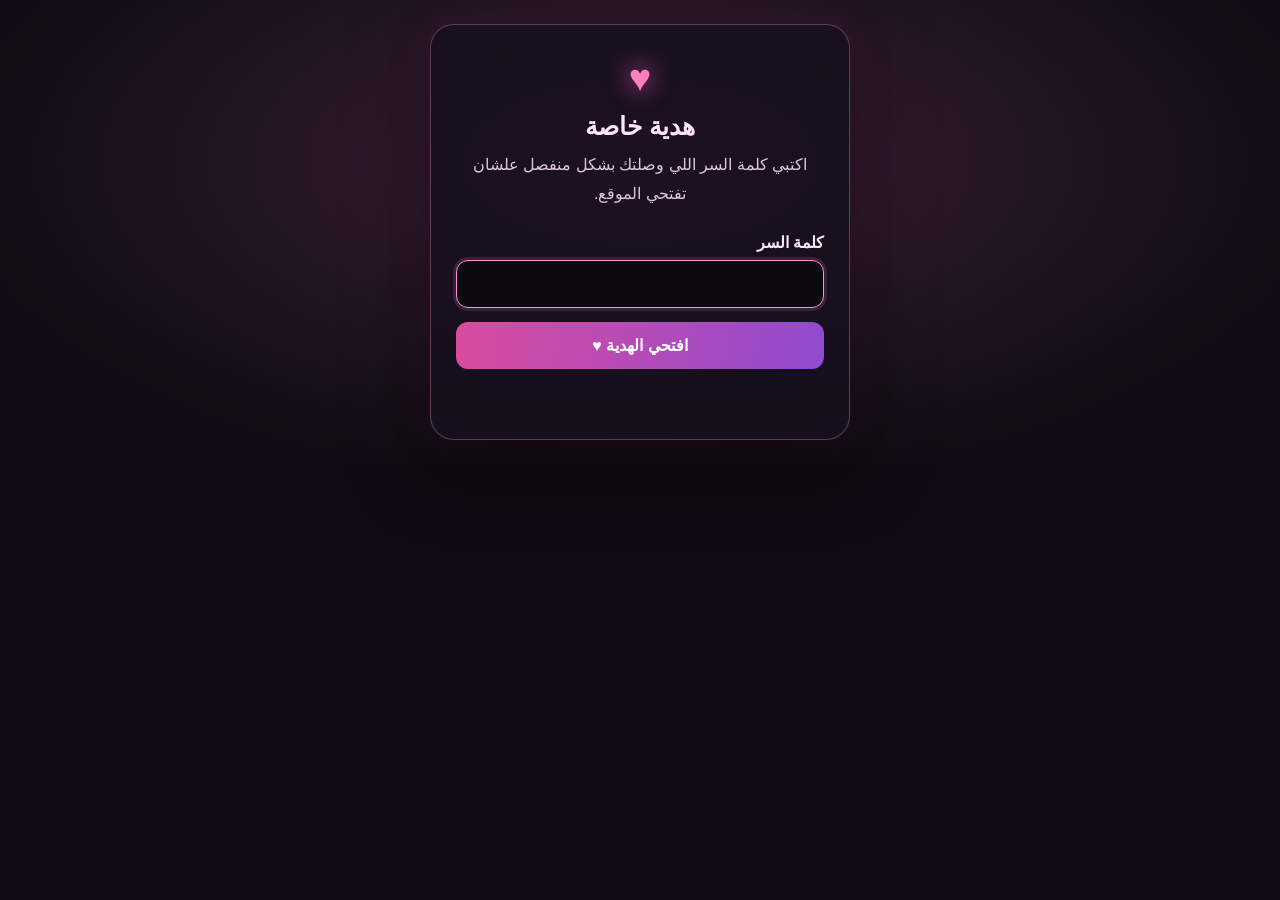
<file: index.html>
<!doctype html>
<html lang="ar" dir="rtl">
<head>
<meta charset="utf-8">
<meta name="viewport" content="width=device-width,initial-scale=1,viewport-fit=cover">
<meta name="theme-color" content="#100b14">
<meta name="robots" content="noindex,nofollow,noarchive">
<title>هدية خاصة ♥</title>
<style>
:root{color-scheme:dark;font-family:Tahoma,Arial,sans-serif;background:#100b14;color:#fff}*{box-sizing:border-box}html,body{min-height:100%;margin:0}body{display:grid;place-items:center;padding:24px;background:radial-gradient(ellipse at 50% 35%,#42203b 0,#211522 45%,#100b14 78%)}.card{width:min(100%,420px);padding:32px 25px;border:1px solid #e69acb55;border-radius:24px;background:#170f1ddd;box-shadow:0 20px 80px #0009,0 0 45px #c3378c22;text-align:center}h1{margin:0 0 10px;font-size:25px;color:#ffe4f4}p{margin:0 0 24px;color:#dec7d6;line-height:1.8}label{display:block;text-align:right;margin-bottom:8px;color:#ffe4f4;font-weight:700}input{width:100%;padding:14px;border:1px solid #d985b477;border-radius:12px;background:#0d0911;color:#fff;font-size:16px;outline:none}input:focus{border-color:#ff8ece;box-shadow:0 0 0 3px #ff8ece22}button{width:100%;margin-top:14px;padding:14px;border:0;border-radius:12px;background:linear-gradient(100deg,#d94c9f,#8f4bd0);color:white;font-size:16px;font-weight:700;cursor:pointer}button:disabled{opacity:.7;cursor:wait}#status{min-height:24px;margin:14px 0 0;color:#ffbddc;font-size:14px}.heart{font-size:38px;margin-bottom:12px;color:#ff7fbf;text-shadow:0 0 25px #ff65b8}</style>
</head><body>
<main class="card">
<div class="heart" aria-hidden="true">♥</div>
<h1>هدية خاصة</h1>
<p>اكتبي كلمة السر اللي وصلتك بشكل منفصل علشان تفتحي الموقع.</p>
<form id="unlockForm">
<label for="password">كلمة السر</label>
<input id="password" type="password" autocomplete="current-password" required autofocus>
<button id="unlockButton" type="submit">افتحي الهدية ♥</button>
</form>
<p id="status" role="status" aria-live="polite"></p>
</main>
<script>
const form=document.getElementById('unlockForm');
const field=document.getElementById('password');
const button=document.getElementById('unlockButton');
const status=document.getElementById('status');
const enc=new TextEncoder();
const dec=new TextDecoder();
const ITERATIONS=310000;
async function unlock(password){
  const response=await fetch('./vault.bin',{cache:'no-store'});
  if(!response.ok) throw new Error('تعذر تحميل الهدية. جرّبي فتح الرابط مرة أخرى.');
  const bytes=new Uint8Array(await response.arrayBuffer());
  if(bytes.length<49||dec.decode(bytes.slice(0,4))!=='ZBV1') throw new Error('ملف الهدية غير صالح.');
  const salt=bytes.slice(4,20),iv=bytes.slice(20,32),cipher=bytes.slice(32);
  const material=await crypto.subtle.importKey('raw',enc.encode(password),'PBKDF2',false,['deriveKey']);
  const key=await crypto.subtle.deriveKey({name:'PBKDF2',salt,iterations:ITERATIONS,hash:'SHA-256'},material,{name:'AES-GCM',length:256},false,['decrypt']);
  const clear=await crypto.subtle.decrypt({name:'AES-GCM',iv,additionalData:enc.encode('ZAINAB_PRIVATE_V1')},key,cipher);
  return JSON.parse(dec.decode(clear));
}
function toBytes(b64){const raw=atob(b64),bytes=new Uint8Array(raw.length);for(let i=0;i<raw.length;i++)bytes[i]=raw.charCodeAt(i);return bytes}
form.addEventListener('submit',async event=>{
  event.preventDefault();button.disabled=true;button.textContent='لحظة واحدة…';status.textContent='بنفك تشفير الهدية';
  try{
    const content=await unlock(field.value);
    const urls={};
    for(const [name,item] of Object.entries(content.assets)) urls[name]=URL.createObjectURL(new Blob([toBytes(item.base64)],{type:item.type}));
    let html=content.html;
    html=html.replace('music: "music/krasivaya.mp3"','music: window.PRIVATE_ASSETS["music/krasivaya.mp3"]');
    html=html.replace('const photoFiles = Array.from({ length: 11 }, (_, i) => `memories/photos/memory-${String(i + 1).padStart(2, "0")}.webp`);','const photoFiles = Array.from({ length: 11 }, (_, i) => window.PRIVATE_ASSETS[`memories/photos/memory-${String(i + 1).padStart(2, "0")}.webp`]);');
    html=html.replace('</head>','<script>window.PRIVATE_ASSETS='+JSON.stringify(urls)+';<\/script></head>');
    document.open();document.write(html);document.close();
  }catch(error){status.textContent=error.name==='OperationError'?'كلمة السر غير صحيحة، راجعيها وحاولي مرة أخرى.':(error.message||'حصلت مشكلة أثناء فتح الهدية.');button.disabled=false;button.textContent='افتحي الهدية ♥'}
});
</script>
</body></html>
</file>
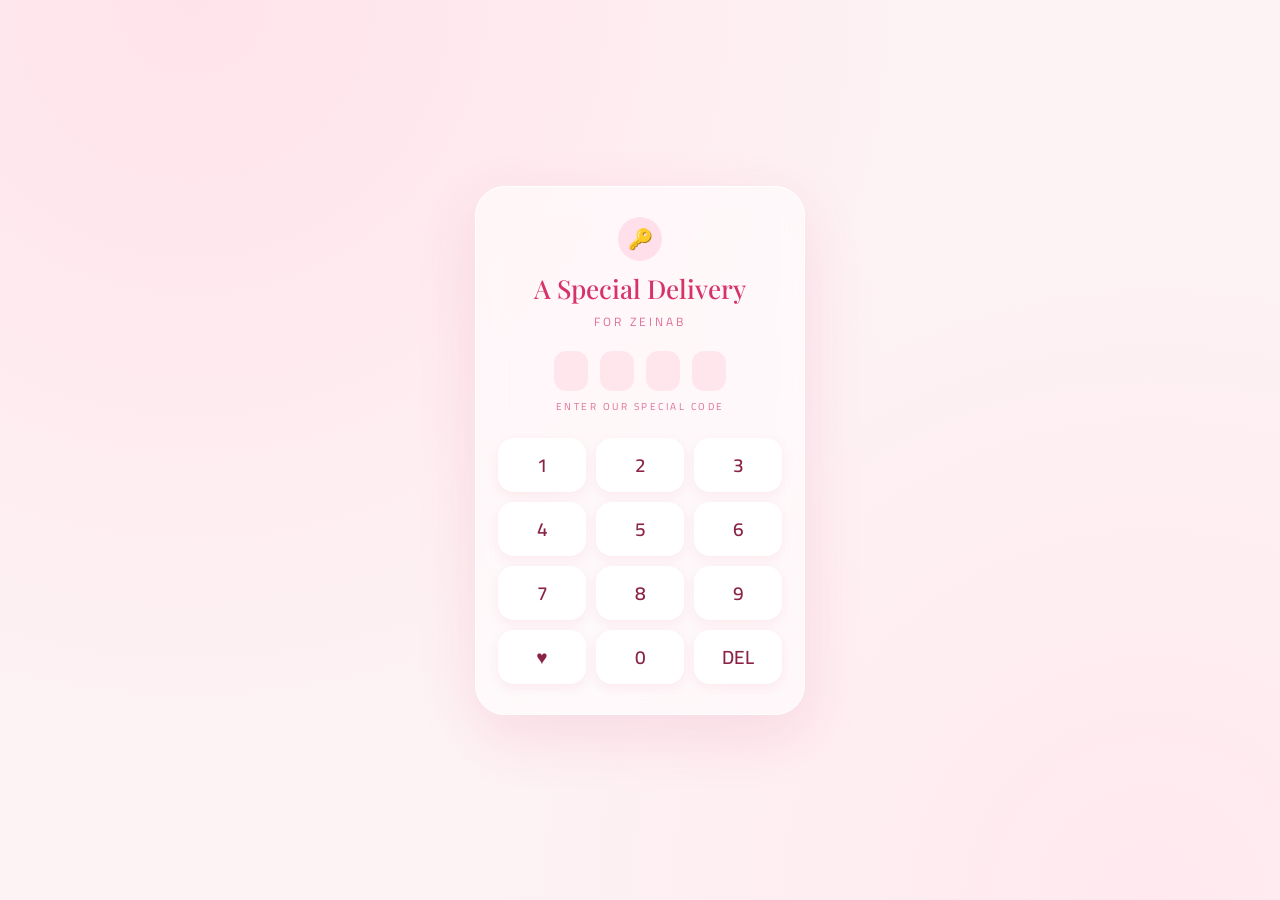
<file: birthday-site/index.html>
<!doctype html>
<html lang="ar" dir="rtl">
<head>
<meta charset="utf-8">
<meta name="viewport" content="width=device-width,initial-scale=1">
<title>A Special Delivery 💌</title>
<link rel="preconnect" href="https://fonts.googleapis.com">
<link rel="preconnect" href="https://fonts.gstatic.com" crossorigin>
<link href="https://fonts.googleapis.com/css2?family=Cairo:wght@400;600;700&family=Playfair+Display:ital,wght@0,500;0,700;1,500&display=swap" rel="stylesheet">
<link rel="stylesheet" href="style.css">
</head>
<body>
<div id="hearts"></div>

<section id="lock" class="screen">
  <div class="pad glass">
    <div class="ic">🔑</div>
    <h1 class="lt">A Special Delivery</h1>
    <p class="cap">For <span class="nm"></span></p>
    <div class="dots"><i></i><i></i><i></i><i></i></div>
    <p class="cap sm">Enter our special code</p>
    <p id="err" class="err"></p>
    <div class="keys" dir="ltr">
      <button data-k="1">1</button><button data-k="2">2</button><button data-k="3">3</button>
      <button data-k="4">4</button><button data-k="5">5</button><button data-k="6">6</button>
      <button data-k="7">7</button><button data-k="8">8</button><button data-k="9">9</button>
      <button data-k="x" aria-label="مسح">♥</button><button data-k="0">0</button><button data-k="del">DEL</button>
    </div>
  </div>
</section>

<section id="welcome" class="screen" hidden>
  <div class="pad glass">
    <div class="ic">🔑</div>
    <h1 class="lt">Key to my heart</h1>
    <p class="cap">Unlocked</p>
    <div class="bigh">♥</div>
    <p>Welcome, my love.</p>
  </div>
</section>

<section id="intro" class="screen" hidden><p id="introText" class="intro"></p></section>

<main id="main" hidden>
  <header class="hero">
    <div class="glass hc">
      <h1>Happy Birthday,<br><span class="nm"></span></h1>
      <p class="cap">Scroll to begin</p>
    </div>
    <canvas id="cv"></canvas>
  </header>

  <section>
    <h2>Our Story</h2>
    <p class="sub">Every moment we share becomes a memory I'll cherish forever.</p>
    <div id="story"></div>
  </section>

  <section>
    <h2>Things I Love About You</h2>
    <p class="cap">Scratch the foil to reveal</p>
    <div id="cards"></div>
  </section>

  <section>
    <h2>A letter from my heart.</h2>
    <p class="cap">Tap the heart to open</p>
    <div class="paper">
      <button id="seal" aria-label="افتحي الجواب">♥</button>
      <div id="letter"></div>
      <p class="sign">With all my love.</p>
    </div>
  </section>

  <section class="cake">
    <div class="art"><i class="fl"></i><i class="cd"></i><div class="t2"></div><div class="t1"></div></div>
    <p>دوسي وشوفي المفاجأة بتاعتك</p>
    <button class="btn" id="giftBtn">♥ أيوه دوسي هنا</button>
  </section>
</main>

<div id="final" hidden>
  <p id="last" class="cap">One last thing</p>
  <div id="fin" hidden>
    <h1>Happy Birthday,<br><span class="nm"></span>.</h1>
    <img id="finalImg" alt="">
    <p class="date" id="date2"></p>
    <p class="ft" id="finalText"></p>
  </div>
</div>

<div id="player" class="glass" hidden>
  <button id="pp" aria-label="تشغيل / إيقاف">▶</button>
  <span>A Special Song For <b class="nm"></b></span>
  <em id="tm">00:00</em>
</div>
<audio id="song" src="audio/senorita.mp3" loop preload="auto"></audio>
<script src="script.js"></script>
</body>
</html>
</file>
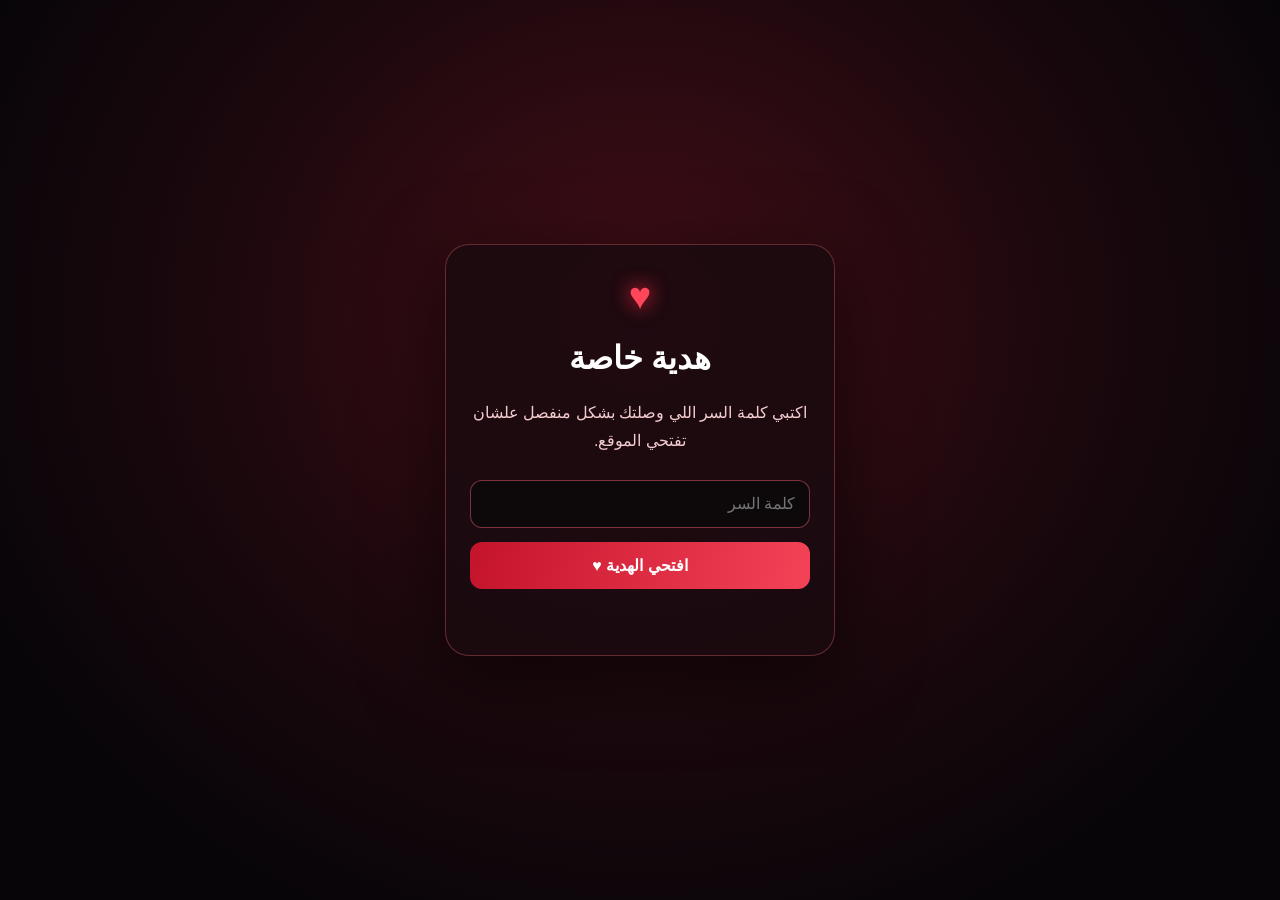
<file: mariam/index.html>
<!doctype html>
<html lang="ar" dir="rtl">
<meta charset="utf-8">
<meta name="viewport" content="width=device-width,initial-scale=1">
<meta name="robots" content="noindex,nofollow,noarchive">
<title>هدية خاصة ♥</title>
<style>
  *{box-sizing:border-box}body{margin:0;min-height:100vh;display:grid;place-items:center;padding:20px;background:radial-gradient(ellipse at 50% 35%,#420e16,#1b080d 48%,#080509 80%);color:#fff;font:16px Tahoma,Arial,sans-serif}
  .card{width:min(100%,390px);padding:30px 24px;border:1px solid #ff697a55;border-radius:24px;background:#1a0b0fdd;box-shadow:0 20px 80px #0009;text-align:center}.heart{font-size:38px;color:#ff465a;text-shadow:0 0 20px #ff263f}
  p{color:#f3ccd0;line-height:1.8}input,button{box-sizing:border-box;width:100%;padding:14px;border-radius:12px;font:inherit}input{margin-top:8px;border:1px solid #ff617377;background:#0d090b;color:white}button{margin-top:14px;border:0;background:linear-gradient(100deg,#c4142c,#f44357);color:white;font-weight:700;cursor:pointer}button:disabled{opacity:.7}#s{display:block;min-height:24px;margin-top:12px;color:#ffc1c8}
</style>
<main class="card"><div class="heart">♥</div><h1>هدية خاصة</h1><p>اكتبي كلمة السر اللي وصلتك بشكل منفصل علشان تفتحي الموقع.</p><form id="f"><input id="p" type="password" autocomplete="current-password" placeholder="كلمة السر" required><button id="b">افتحي الهدية ♥</button></form><output id="s" aria-live="polite"></output></main>
<script>
const enc=new TextEncoder(),dec=new TextDecoder(),form=document.getElementById('f'),password=document.getElementById('p'),button=document.getElementById('b'),status=document.getElementById('s');
function bytes(value){const raw=atob(value),out=new Uint8Array(raw.length);for(let i=0;i<raw.length;i++)out[i]=raw.charCodeAt(i);return out}
form.addEventListener('submit',async event=>{
  event.preventDefault();button.disabled=true;status.textContent='بنفك تشفير الهدية…';
  try{
    const response=await fetch('./vault.bin',{cache:'no-store'});if(!response.ok)throw Error();
    const data=new Uint8Array(await response.arrayBuffer());if(dec.decode(data.slice(0,4))!=='ZBV1')throw Error();
    const material=await crypto.subtle.importKey('raw',enc.encode(password.value),'PBKDF2',false,['deriveKey']);
    const key=await crypto.subtle.deriveKey({name:'PBKDF2',salt:data.slice(4,20),iterations:310000,hash:'SHA-256'},material,{name:'AES-GCM',length:256},false,['decrypt']);
    const clear=await crypto.subtle.decrypt({name:'AES-GCM',iv:data.slice(20,32),additionalData:enc.encode('MARIAM_PRIVATE_V1')},key,data.slice(32));
    const content=JSON.parse(dec.decode(clear)),urls={};
    for(const[name,asset]of Object.entries(content.assets))urls[name]=URL.createObjectURL(new Blob([bytes(asset.base64)],{type:asset.type}));
    let html=content.html;html=html.replace('music: "music/mariam-song.mp3"','music: window.PRIVATE_ASSETS["music/mariam-song.mp3"]');
    html=html.replace('</head>','<script>window.PRIVATE_ASSETS='+JSON.stringify(urls)+';<\/script></head>');
    document.open();document.write(html);document.close();
  }catch(error){status.textContent='كلمة السر غير صحيحة أو تعذّر تحميل الهدية.';button.disabled=false}
});
</script>
</html>
</file>
<file: birthday-site/style.css>
:root{--bg:#fdf3f5;--rose:#d6336c;--deep:#8a2346;--blush:#f8b4c8;--ink:#5c1f36}
*{box-sizing:border-box;margin:0}
html{scroll-behavior:smooth}
body{font-family:Cairo,sans-serif;color:var(--ink);min-height:100vh;overflow-x:hidden;background:radial-gradient(circle at 15% 0,#ffe3ea,transparent 55%),radial-gradient(circle at 90% 100%,#ffe9ef,transparent 50%),var(--bg)}
h1,h2{font-family:'Playfair Display',serif;color:var(--rose);font-weight:500;direction:ltr;text-align:center}
[hidden]{display:none!important}
.glass{background:rgba(255,255,255,.55);backdrop-filter:blur(14px);-webkit-backdrop-filter:blur(14px);border:1px solid #fff;box-shadow:0 20px 60px #d6336c1f}
.cap{font-size:12px;letter-spacing:.25em;text-transform:uppercase;color:#e0709a;direction:ltr;text-align:center}
.sm{font-size:10px;margin-top:6px}
#hearts{position:fixed;inset:0;pointer-events:none;overflow:hidden;z-index:12}
.h{position:absolute;bottom:-30px;color:var(--rose);opacity:.4;animation:up linear forwards}
@keyframes up{to{transform:translateY(-115vh) rotate(30deg)}}

.screen{min-height:100vh;display:grid;place-items:center;text-align:center;padding:24px;animation:fade 1s}
@keyframes fade{from{opacity:0}}
.pad{width:min(330px,92vw);padding:30px 22px;border-radius:30px}
.ic{width:44px;height:44px;margin:0 auto 10px;border-radius:50%;background:#ffe0ea;display:grid;place-items:center;font-size:20px}
.lt{font-size:26px;margin-bottom:4px}
.dots{display:flex;justify-content:center;gap:12px;margin:18px 0 4px}
.dots i{width:34px;height:40px;border-radius:12px;background:#ffe6ed;position:relative}
.dots i.on::after{content:"";position:absolute;inset:0;margin:auto;width:10px;height:10px;border-radius:50%;background:var(--rose)}
.err{min-height:22px;color:var(--rose);font-size:14px}
.keys{display:grid;grid-template-columns:repeat(3,1fr);gap:10px}
.keys button{height:54px;border:0;border-radius:16px;background:#fff;color:var(--deep);font:600 19px Cairo;cursor:pointer;box-shadow:0 4px 12px #d6336c14}
.keys button:active{transform:scale(.93)}
.shake{animation:sh .4s}
@keyframes sh{25%{transform:translateX(-10px)}75%{transform:translateX(10px)}}
.bigh{font-size:46px;color:var(--rose);margin:14px 0 6px;animation:beat 1.2s infinite}
@keyframes beat{50%{transform:scale(1.15)}}
.intro{font-size:clamp(30px,7vw,58px);font-weight:600;color:var(--rose);line-height:1.5;min-height:1.5em}

main section{padding:70px 20px;max-width:980px;margin:auto;text-align:center}
.hero{min-height:100vh;display:flex;flex-direction:column;justify-content:center;align-items:center;padding:20px;animation:fade 1.2s}
.hc{padding:24px 44px;border-radius:26px}
.hc h1{font-size:clamp(40px,10vw,76px);line-height:1.1;margin-bottom:10px}
#cv{width:min(460px,94vw);height:340px;margin-top:16px}
h2{font-size:clamp(28px,6vw,44px);margin-bottom:12px}
.sub{color:#c06a88;font-size:14px;margin-bottom:24px;direction:ltr}

.ch{display:flex;align-items:center;gap:40px;min-height:80vh;opacity:0;filter:blur(14px);transition:opacity 1.2s,filter 1.2s}
.ch.in{opacity:1;filter:none}
.ch.rev{flex-direction:row-reverse}
.ch p{flex:1;font-size:clamp(24px,5vw,38px);font-weight:600;color:var(--rose);line-height:1.7}
.stack{flex:1}
.stack img{display:block;width:min(240px,72%);margin:auto;border:8px solid #fff;box-shadow:0 12px 34px #8a234633;transform:rotate(var(--r))}
.stack img+img{margin-top:-46px;margin-inline:auto 6%}

#cards{display:grid;grid-template-columns:repeat(auto-fit,minmax(150px,1fr));gap:18px;margin-top:26px}
.sc{position:relative;aspect-ratio:1;border-radius:18px;overflow:hidden;background:#fff;box-shadow:0 10px 30px #d6336c22}
.sc canvas{position:absolute;inset:0;width:100%;height:100%;touch-action:none;transition:opacity .8s;cursor:grab}
.rv{position:absolute;inset:12px;border-radius:40px;background:#fff;box-shadow:0 4px 18px #d6336c22;display:flex;flex-direction:column;justify-content:center;gap:6px;padding:14px}
.rv b{color:var(--rose);font-size:19px}.rv span{font-size:14px;line-height:1.7}

.paper{position:relative;max-width:580px;margin:44px auto 0;padding:46px 28px 24px;background:#fffdfd;border-radius:18px;box-shadow:0 18px 50px #d6336c2a;text-align:right}
#seal{position:absolute;top:-24px;left:50%;margin-left:-24px;width:48px;height:48px;border:0;border-radius:50%;background:var(--rose);color:#fff;font-size:22px;cursor:pointer;box-shadow:0 8px 20px #d6336c66;animation:beat 1.4s infinite}
#letter{min-height:140px;line-height:2.1;font-size:17px;white-space:pre-line}
.sign{margin-top:14px;font:italic 500 18px 'Playfair Display',serif;color:var(--rose);direction:ltr;text-align:right}

.art{position:relative;width:110px;height:112px;margin:0 auto 14px}
.t1,.t2,.cd,.fl{position:absolute}
.t1{bottom:0;width:110px;height:44px;background:#e64980;border-radius:10px}
.t2{bottom:40px;left:15px;width:80px;height:34px;background:#f06595;border-radius:10px}
.cd{left:52px;bottom:72px;width:6px;height:24px;background:#fcc2d7;border-radius:3px}
.fl{left:50px;bottom:98px;width:10px;height:16px;background:radial-gradient(#fff3bf,#ffa94d);border-radius:50% 50% 50% 50%/60% 60% 40% 40%;animation:flk .3s infinite alternate}
@keyframes flk{to{transform:scale(1.15,.9) rotate(6deg)}}
.cake p{font-size:21px;margin-top:6px}
.btn{margin-top:18px;padding:13px 32px;border:0;border-radius:999px;background:var(--rose);color:#fff;font:700 17px Cairo;cursor:pointer;box-shadow:0 10px 24px #d6336c55}

#final{position:fixed;inset:0;z-index:8;background:var(--bg);display:grid;place-items:center;text-align:center;padding:24px;overflow:auto;animation:fade 1s}
#final h1{font-size:clamp(40px,10vw,80px);font-weight:700;line-height:1.1}
#finalImg{width:min(250px,60vw);aspect-ratio:1;object-fit:cover;border-radius:50%;border:6px solid #fff;box-shadow:0 18px 50px #d6336c44;margin:24px auto 0;display:block}
.date{margin-top:16px;font:500 20px 'Playfair Display',serif;color:var(--rose)}
.ft{margin-top:18px;font-size:19px;line-height:2;white-space:pre-line}

#player{position:fixed;bottom:12px;left:50%;transform:translateX(-50%);z-index:10;display:flex;align-items:center;gap:10px;padding:6px 14px 6px 8px;border-radius:999px;font-size:11px;white-space:nowrap;direction:ltr}
#pp{width:28px;height:28px;border:0;border-radius:50%;background:var(--rose);color:#fff;font-size:11px;cursor:pointer}
#player em{opacity:.6;font-style:normal}
:focus-visible{outline:3px solid var(--deep);outline-offset:3px}
@media(max-width:700px){.ch,.ch.rev{flex-direction:column;gap:18px;text-align:center}}
@media(prefers-reduced-motion:reduce){*{animation:none!important;transition:none!important}}
</file>
